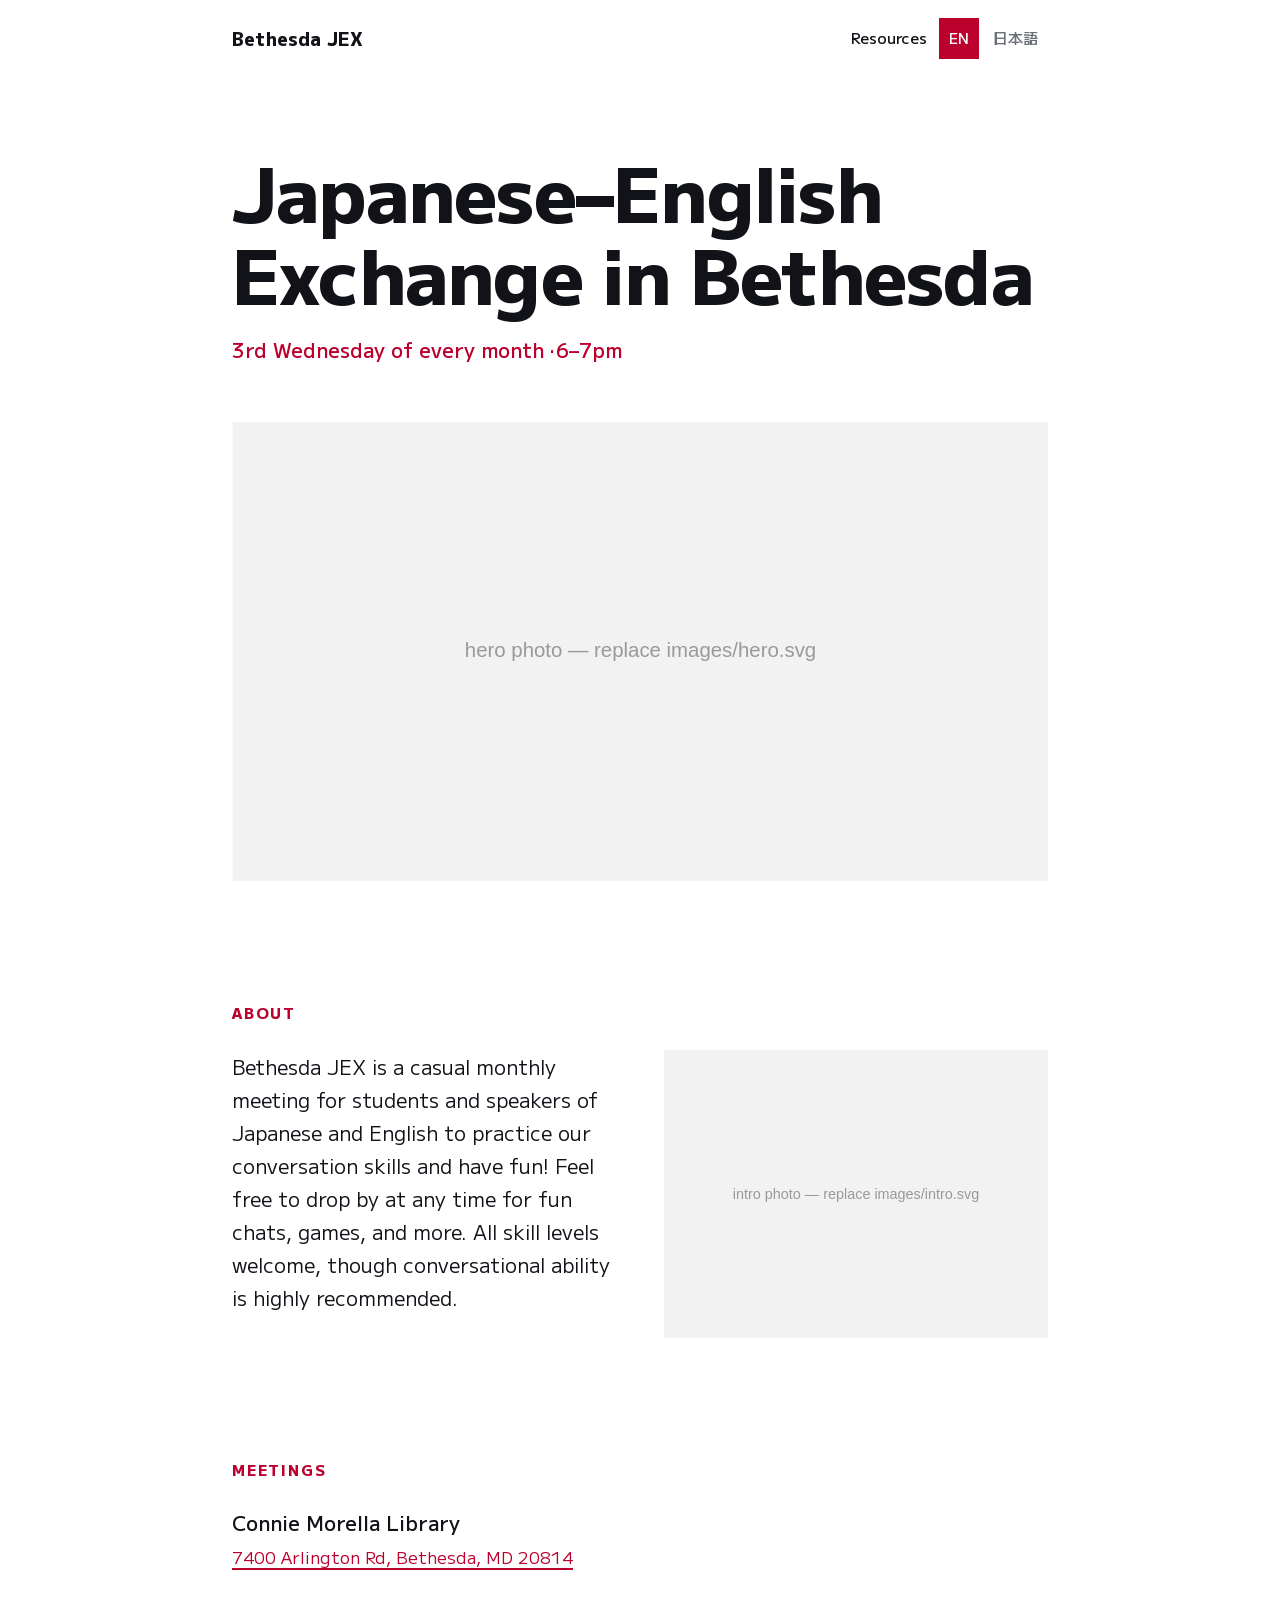
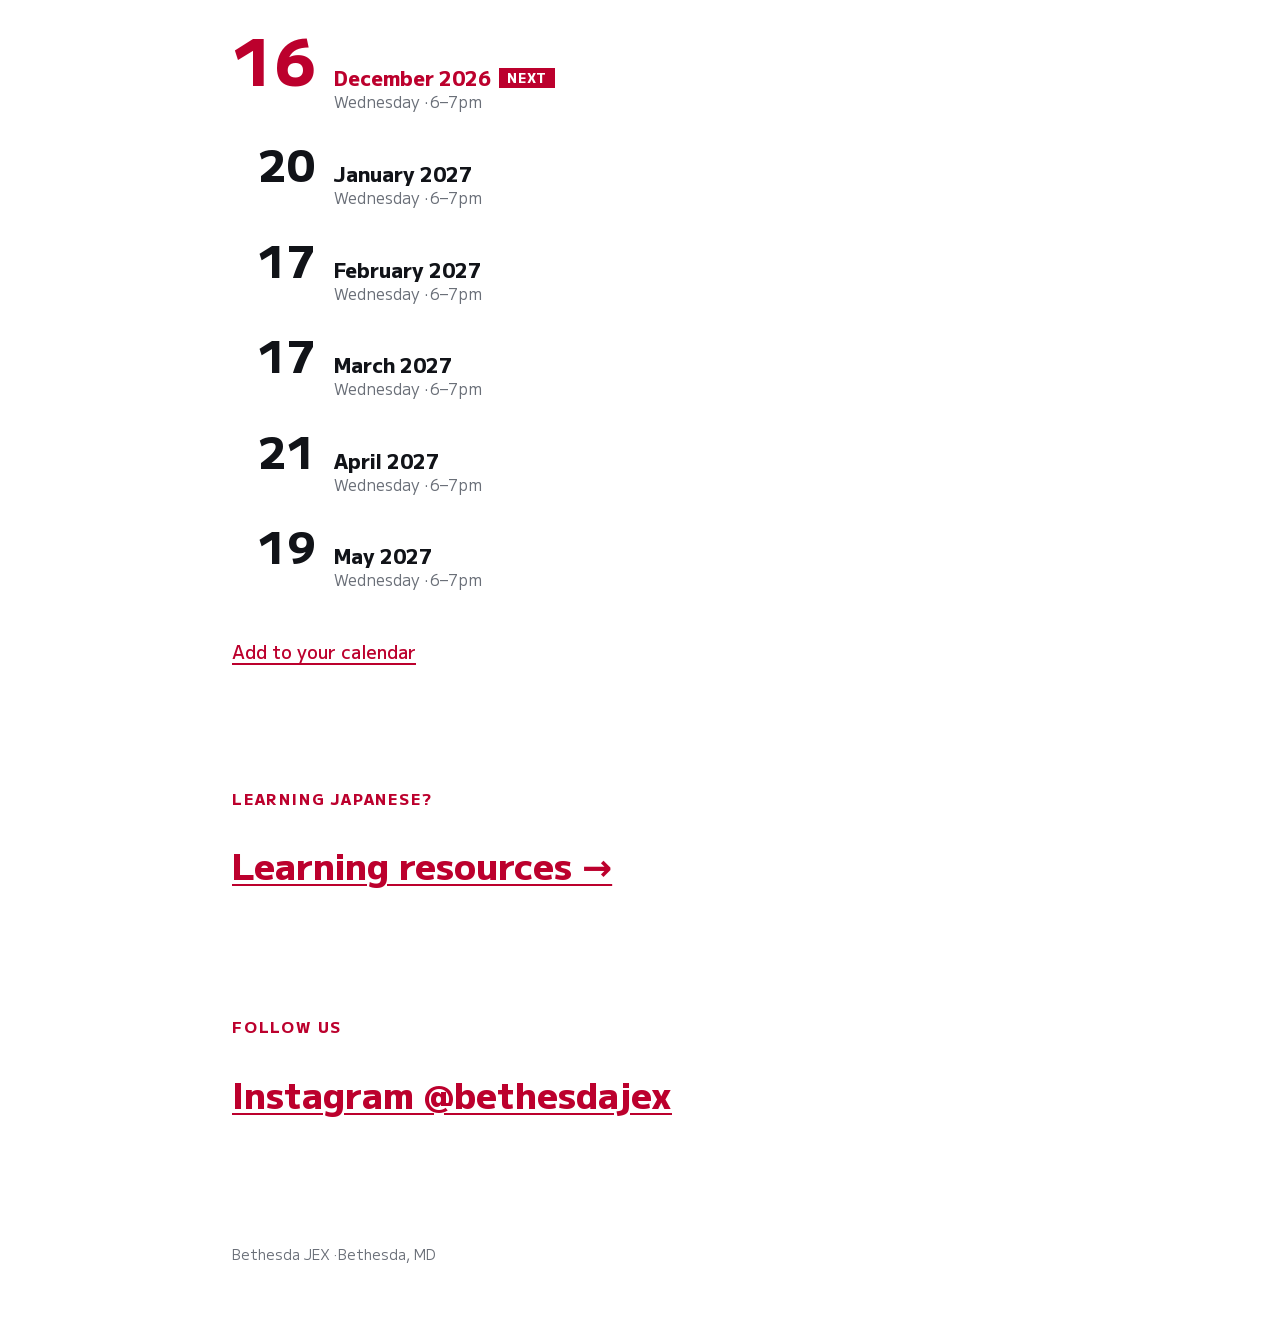
<file: index.html>
<!doctype html>
<html lang="en">
<head>
  <meta charset="utf-8">
  <meta name="viewport" content="width=device-width, initial-scale=1">
  <title>Bethesda JEX</title>
  <meta name="description" content="Japanese–English language exchange in Bethesda, MD. 3rd Wednesday of every month at the Connie Morella Library.">

  <!-- Pick the language before the page draws, so it doesn't flash both. -->
  <script>
    (function () {
      var lang;
      try { lang = localStorage.getItem("lang"); } catch (e) {}
      if (lang !== "en" && lang !== "ja") {
        lang = (navigator.language || "").toLowerCase().indexOf("ja") === 0 ? "ja" : "en";
      }
      document.documentElement.setAttribute("data-lang", lang);
      document.documentElement.lang = lang;
    })();
  </script>

  <link rel="preconnect" href="https://fonts.googleapis.com">
  <link rel="preconnect" href="https://fonts.gstatic.com" crossorigin>
  <link href="https://fonts.googleapis.com/css2?family=M+PLUS+1:wght@400;500;800&display=swap" rel="stylesheet">
  <link rel="stylesheet" href="style.css">
</head>
<body>

  <header class="top">
    <a class="wordmark" href="/">Bethesda JEX</a>
    <a class="top-link" href="resources.html">
      <span lang="en">Resources</span>
      <span lang="ja">学習リソース</span>
    </a>
    <nav class="lang-toggle" aria-label="Language">
      <button type="button" data-set-lang="en">EN</button>
      <button type="button" data-set-lang="ja">日本語</button>
    </nav>
  </header>

  <main>

    <!-- ===== Hero ===== -->
    <section class="hero">
      <h1>
        <span lang="en">Japanese–English<br>Exchange in Bethesda</span>
        <span lang="ja">ベセスダ<br>日英会話サークル</span>
      </h1>
      <p class="hero-when">
        <span lang="en">3rd Wednesday of every month · <span class="nowrap">6–7pm</span></span>
        <span lang="ja">毎月第3水曜日・午後6時〜7時</span>
      </p>
      <img class="hero-img" src="images/hero.svg" alt="">
    </section>

    <!-- ===== Intro ===== -->
    <section class="intro" id="about">
      <h2 class="label">
        <span lang="en">About</span>
        <span lang="ja">サークルについて</span>
      </h2>
      <div class="intro-body">
        <div class="intro-text">
          <p lang="en">Bethesda JEX is a casual monthly meeting for students and speakers of Japanese and English to practice our conversation skills and have fun! Feel free to drop by at any time for fun chats, games, and more. All skill levels welcome, though conversational ability is highly recommended. </p>
          <p lang="ja">ベセスダ日英会話サークルは、日本語や英語を勉強している人とネイティブスピーカーが楽しく会話力を伸ばせる場です！カジュアルな会話やゲームなどで一緒に練習しましょう。</p>
        </div>
        <img class="intro-img" src="images/intro.svg" alt="">
      </div>
    </section>

    <!-- ===== Meetings ===== -->
    <section class="meetings" id="meetings">
      <h2 class="label">
        <span lang="en">Meetings</span>
        <span lang="ja">開催日</span>
      </h2>

      <p class="where">
        <span lang="en">Connie Morella Library</span>
        <span lang="ja">コニー・モレラ図書館</span>
        <br>
        <a href="https://maps.google.com/?q=Connie+Morella+Library,+7400+Arlington+Rd,+Bethesda,+MD+20814" target="_blank" rel="noopener">7400 Arlington Rd, Bethesda, MD 20814</a>
      </p>

      <!-- Filled in by script.js. -->
      <ol class="dates" id="dates"></ol>

      <noscript>
        <p>Every 3rd Wednesday, 6–7pm. / 毎月第3水曜日、午後6時〜7時。</p>
      </noscript>

      <p class="add-cal">
        <a href="events.ics" download>
          <span lang="en">Add to your calendar</span>
          <span lang="ja">カレンダーに追加</span>
        </a>
      </p>
    </section>

    <!-- ===== Resources ===== -->
    <section class="resources-link">
      <h2 class="label">
        <span lang="en">Learning Japanese?</span>
        <span lang="ja">日本語を勉強中？</span>
      </h2>
      <a class="big-link" href="resources.html">
        <span lang="en">Learning resources →</span>
        <span lang="ja">学習リソース →</span>
      </a>
    </section>

    <!-- ===== Social ===== -->
    <section class="social" id="social">
      <h2 class="label">
        <span lang="en">Follow us</span>
        <span lang="ja">フォローしてね！</span>
      </h2>
      <a class="big-link" href="https://www.instagram.com/bethesdajex/" target="_blank" rel="noopener">Instagram @bethesdajex</a>
    </section>

  </main>

  <footer class="bottom">
    <p>Bethesda JEX · Bethesda, MD</p>
  </footer>

  <script src="script.js"></script>
</body>
</html>
</file>
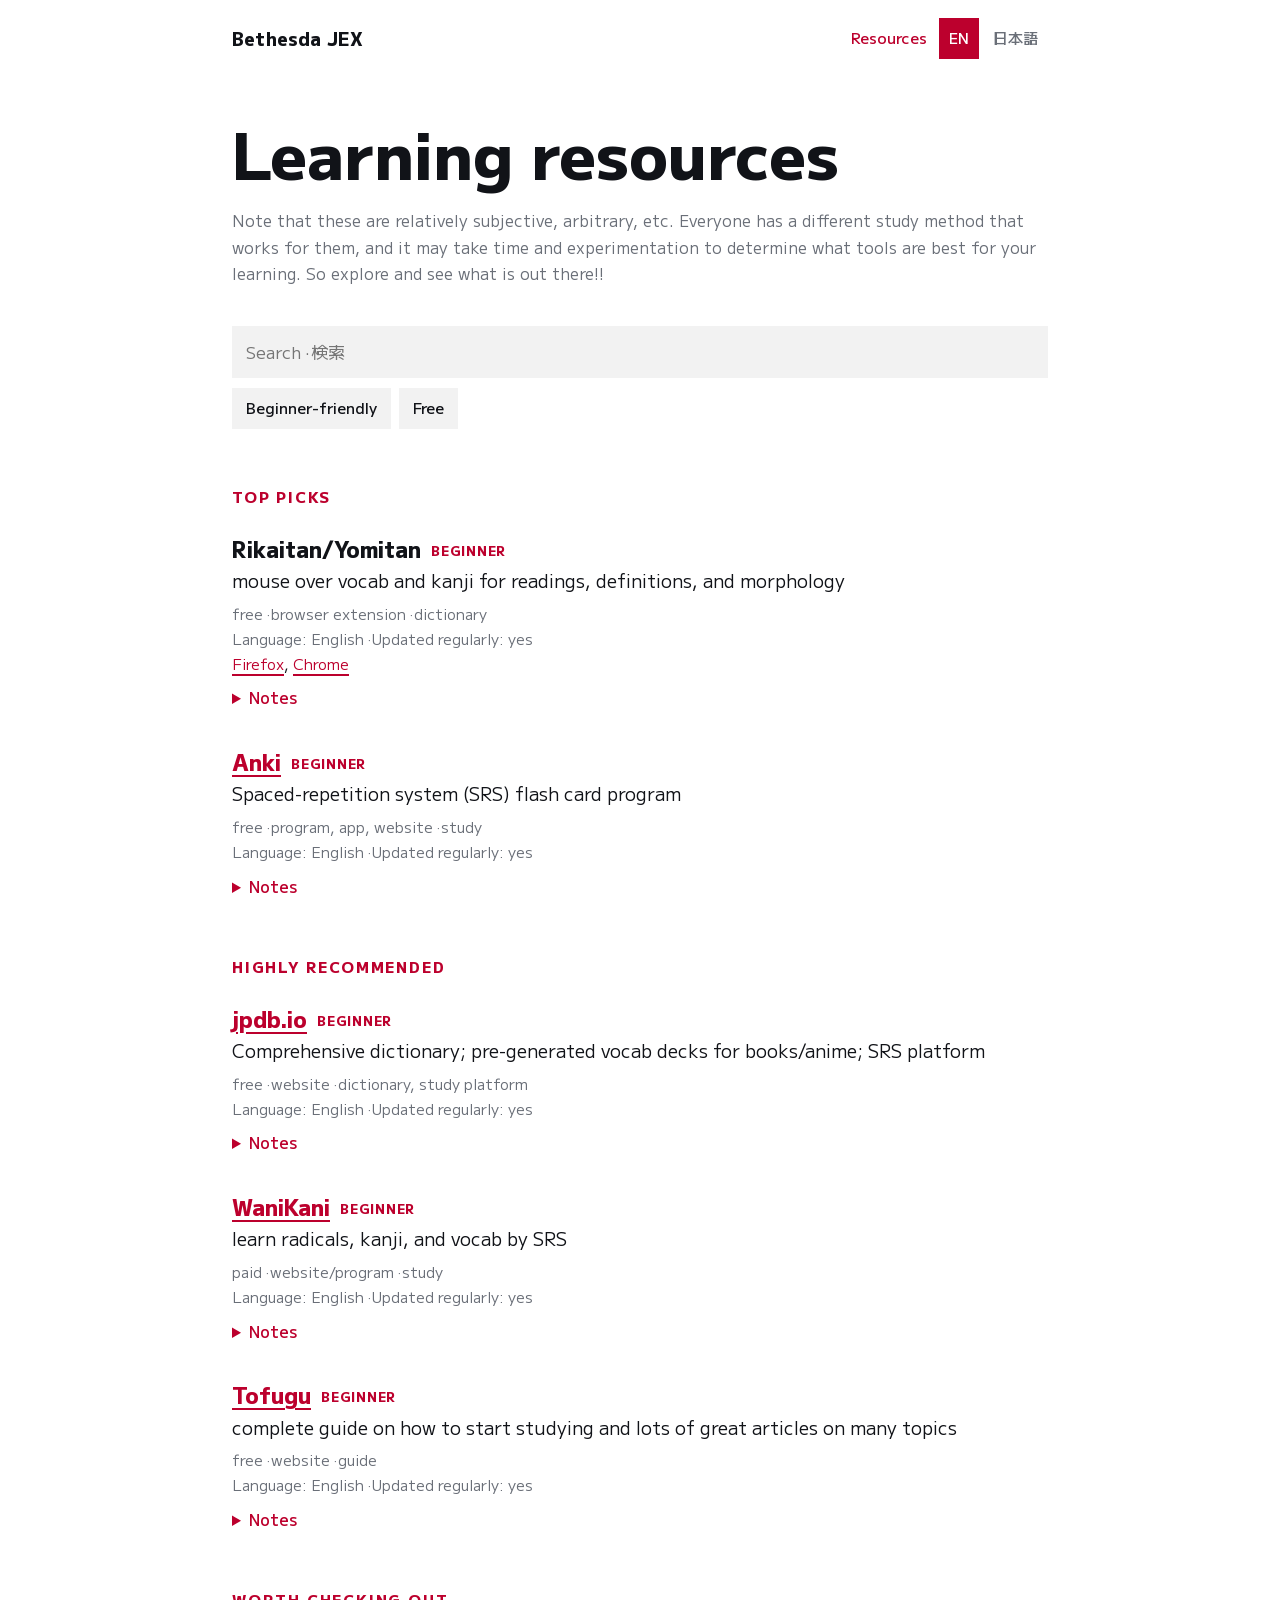
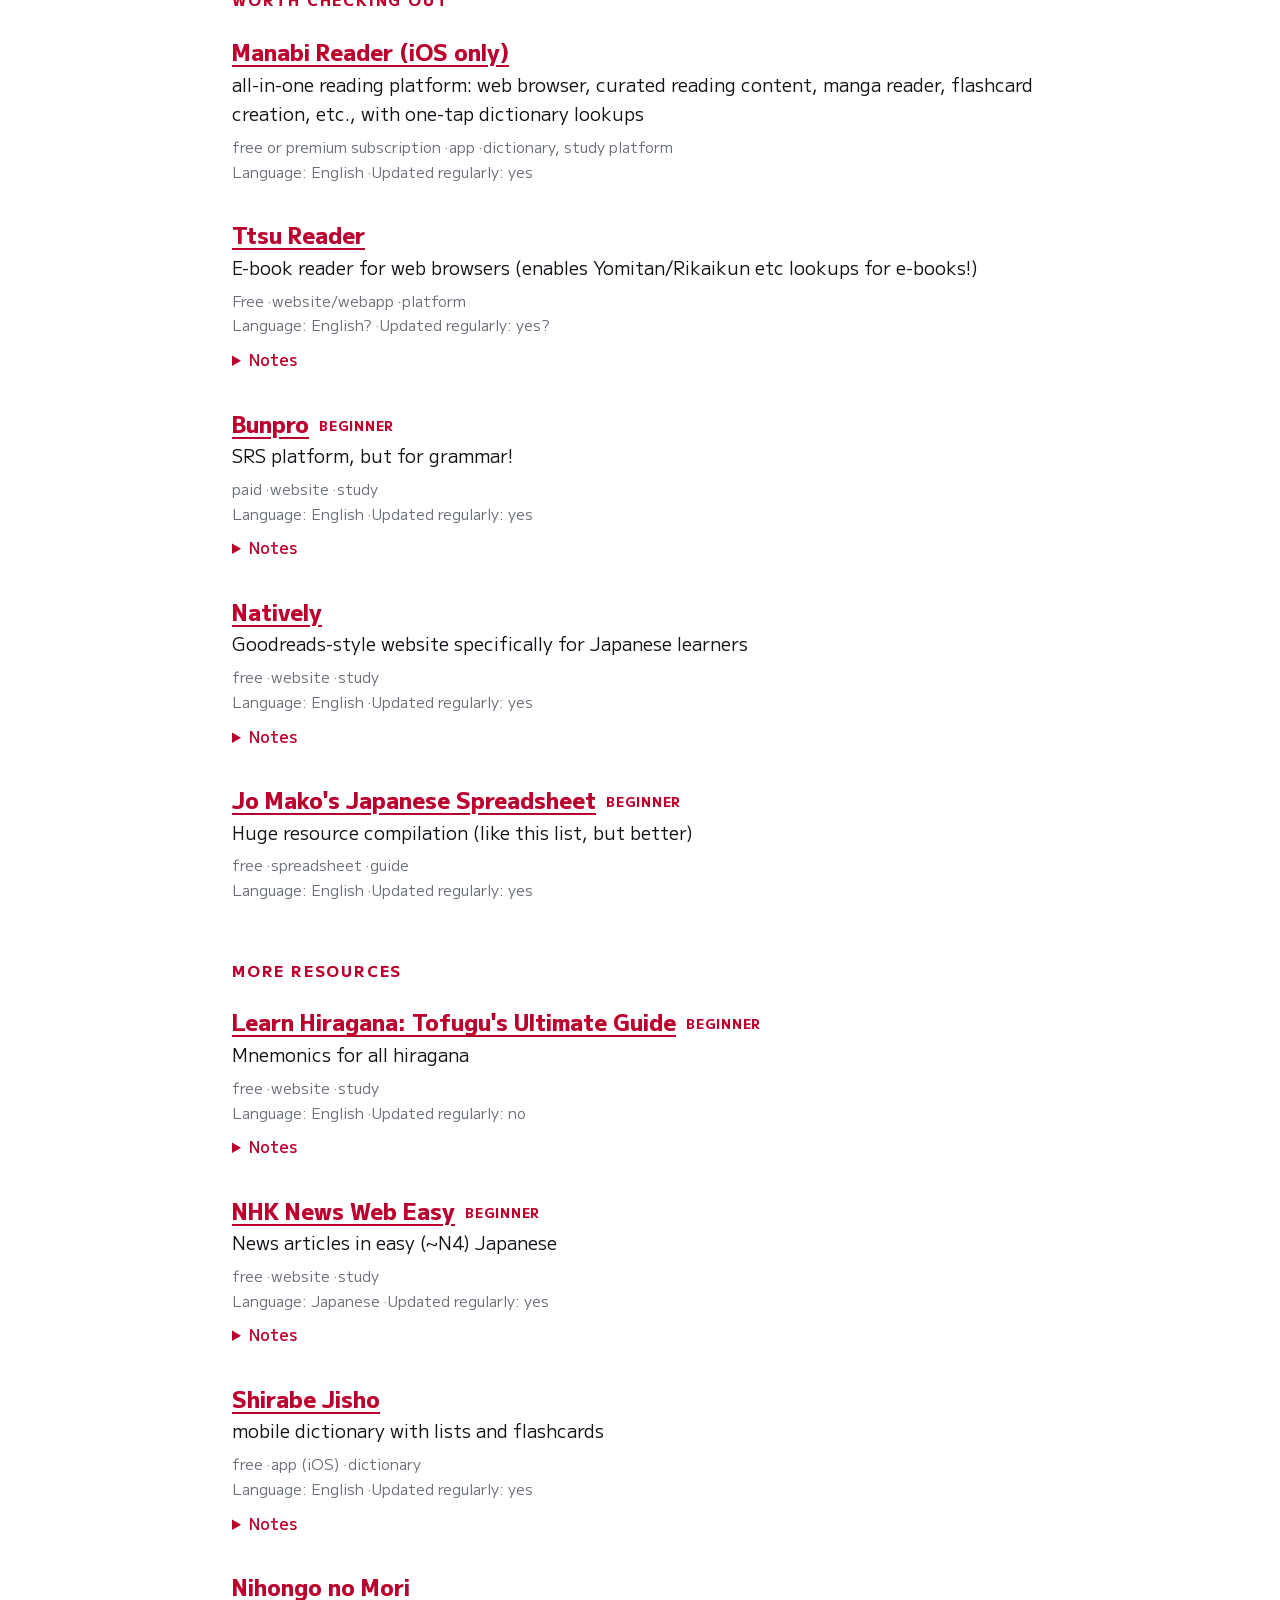
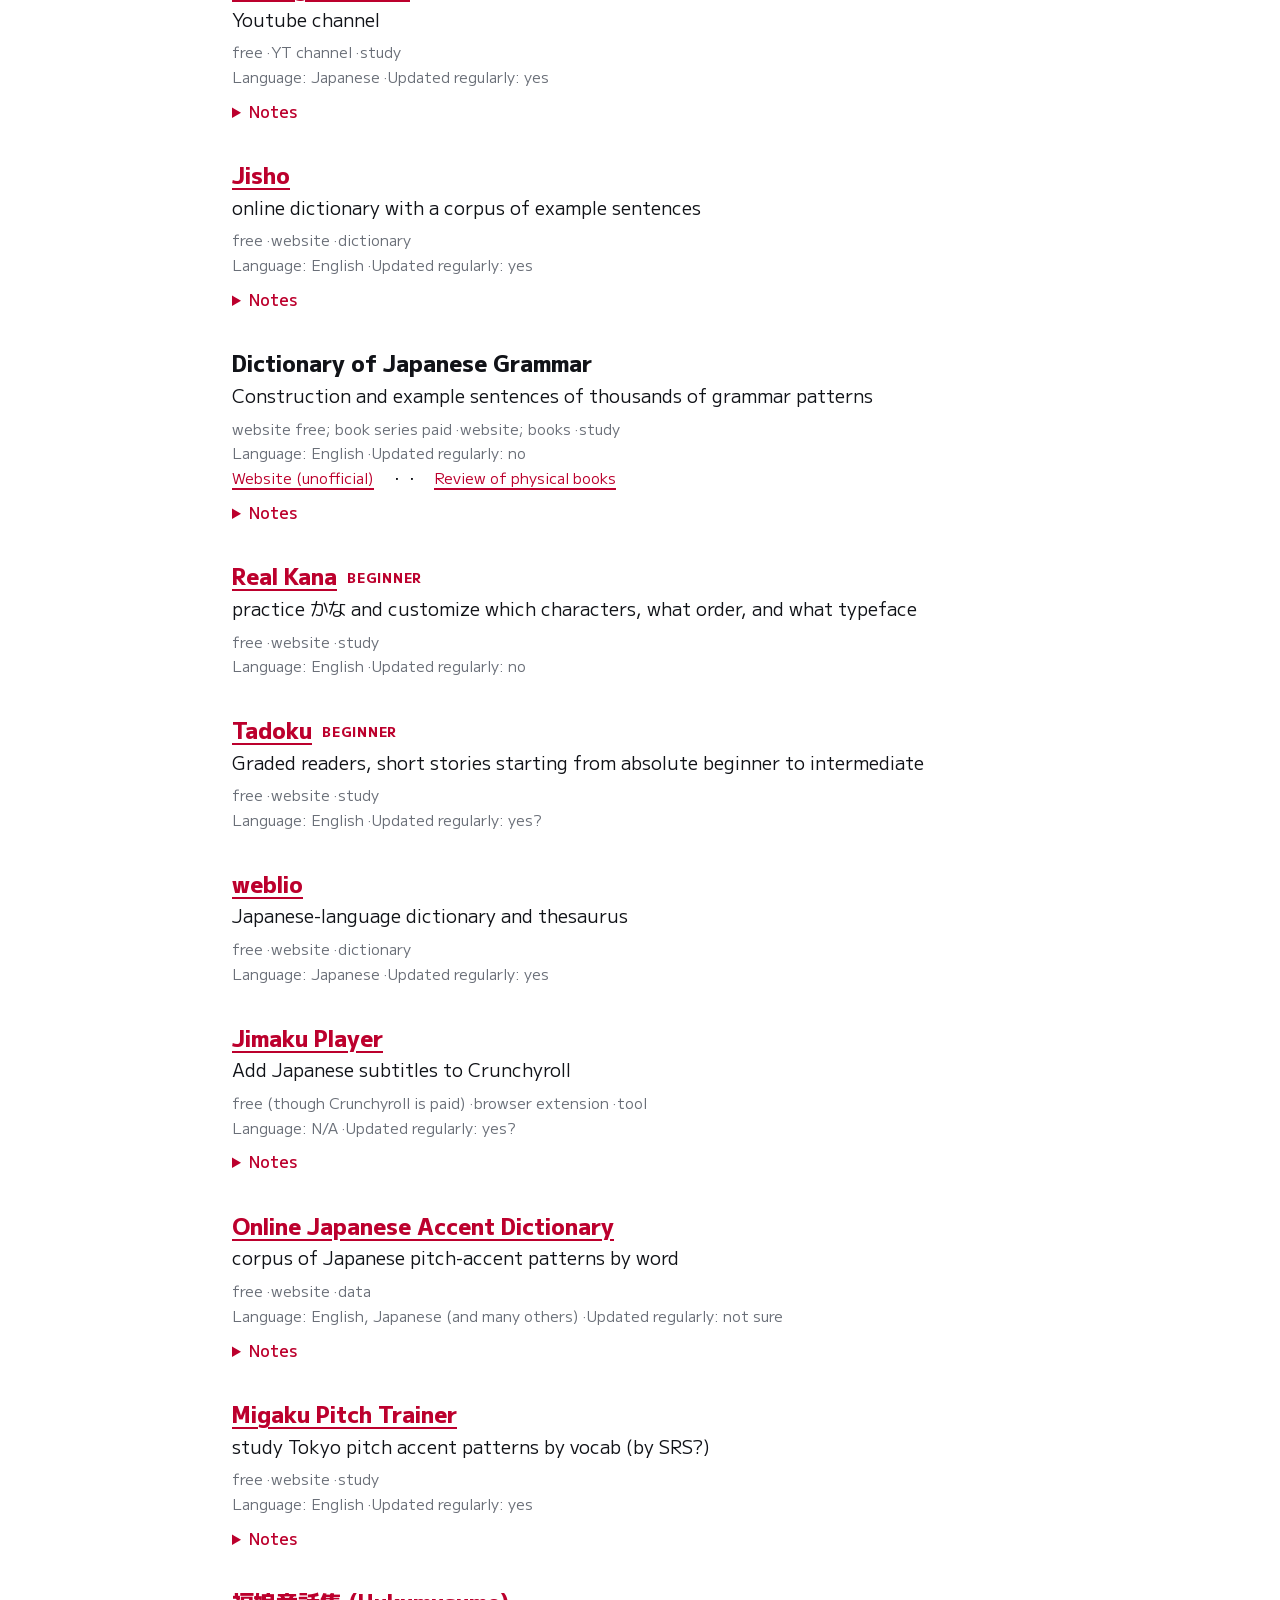
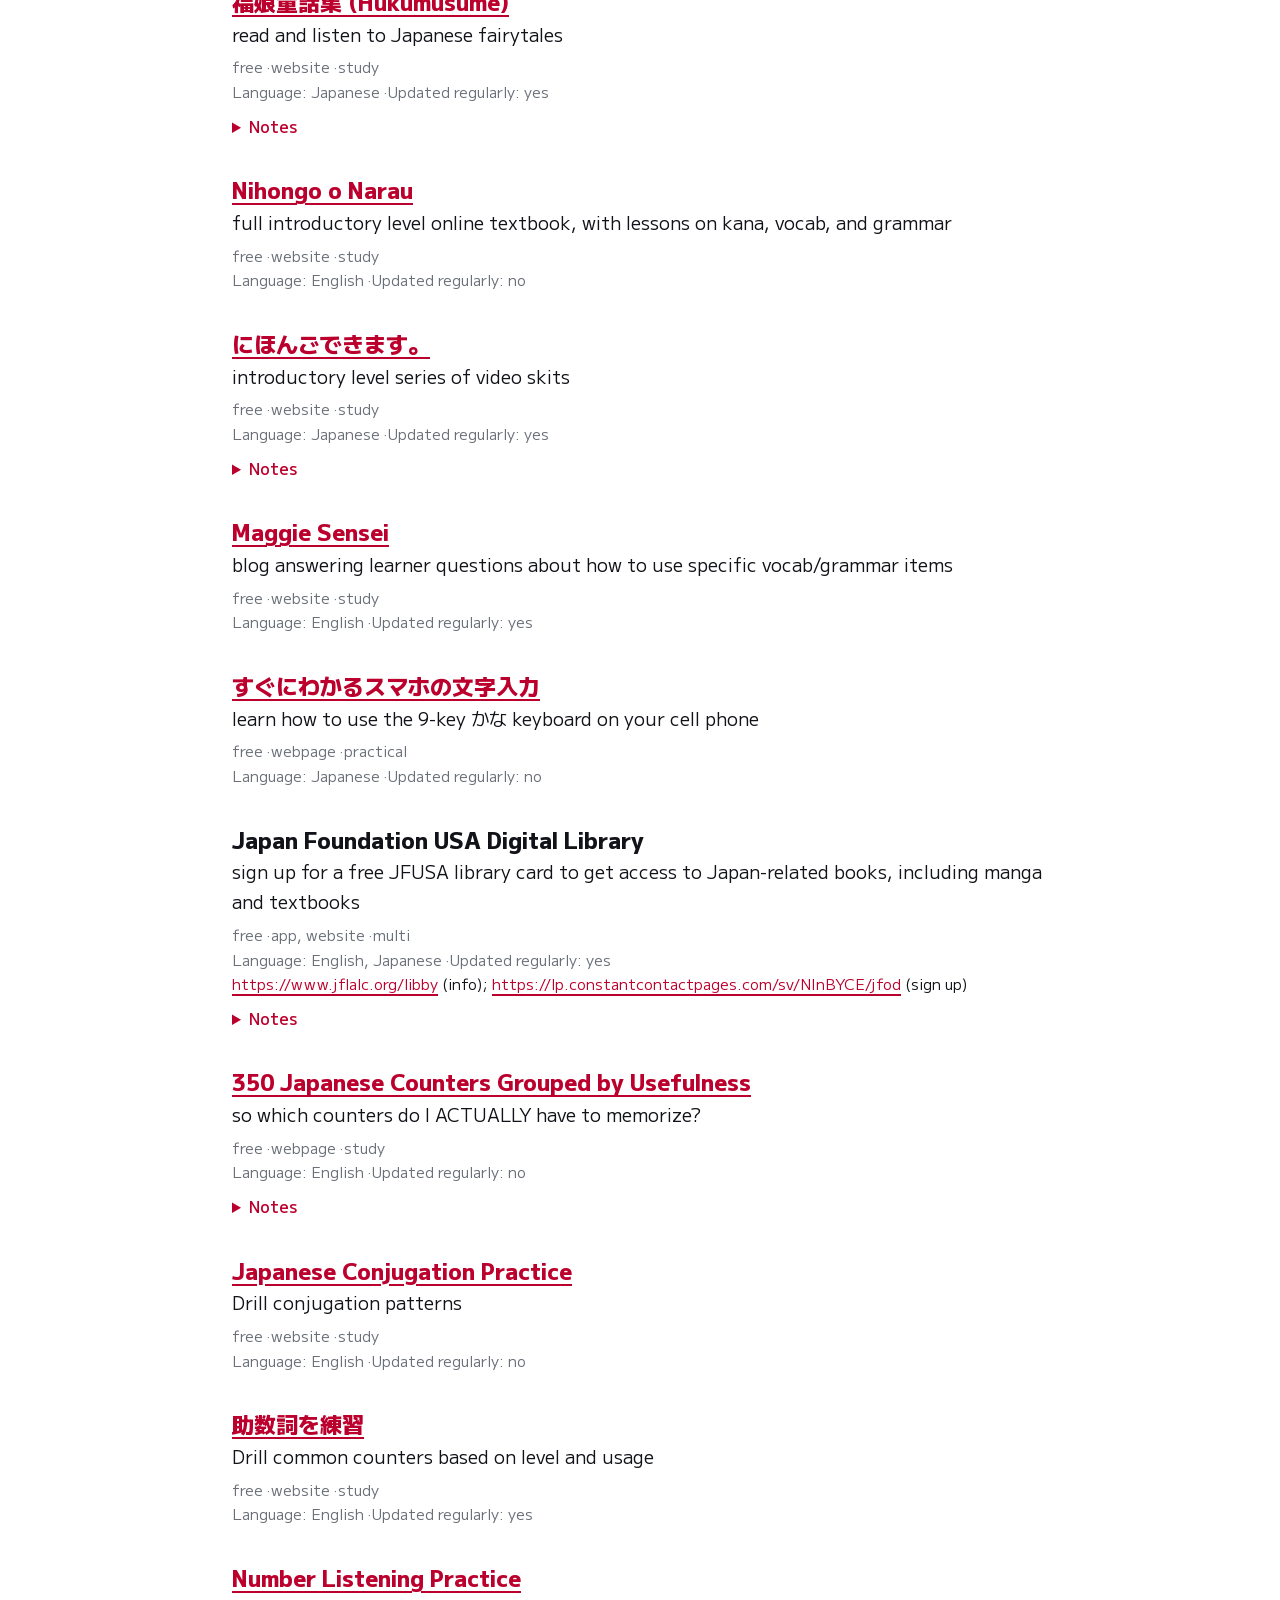
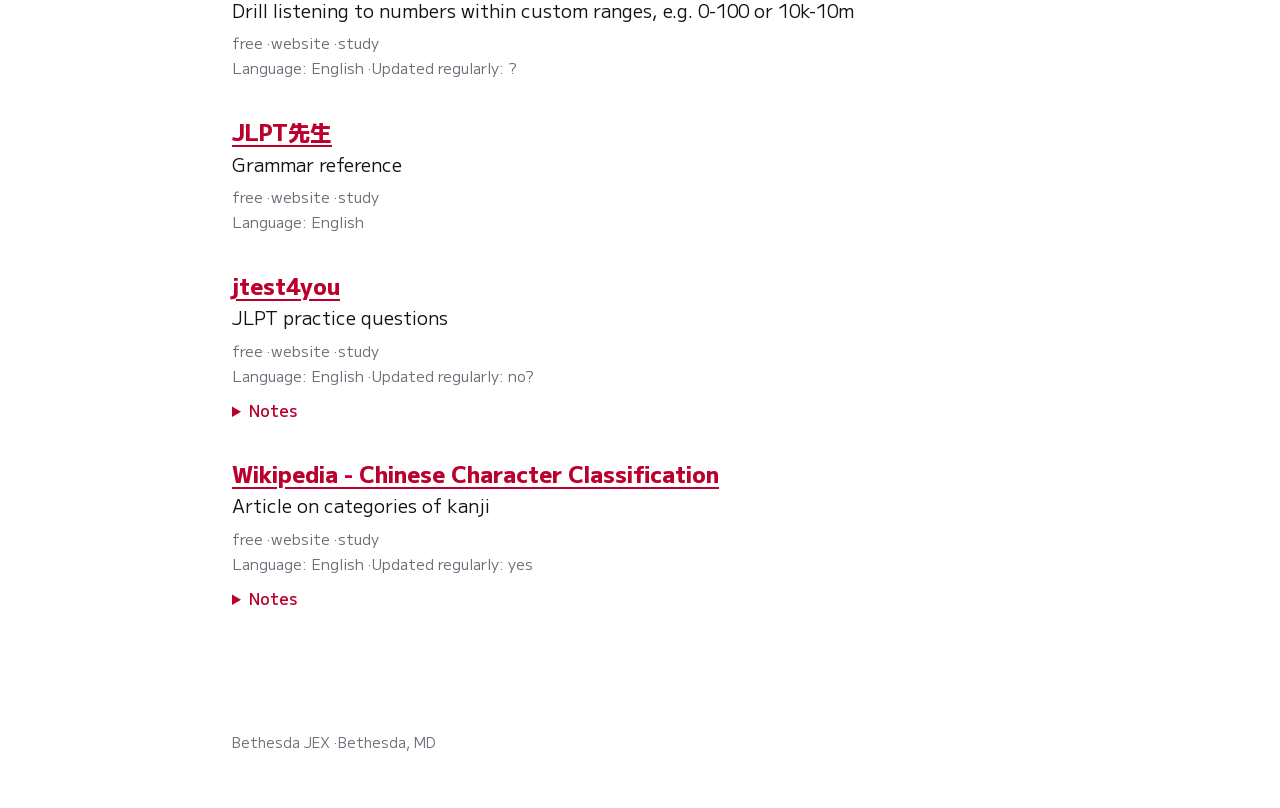
<file: resources.html>
<!doctype html>
<html lang="en">
<head>
  <meta charset="utf-8">
  <meta name="viewport" content="width=device-width, initial-scale=1">
  <title>Learning Resources · Bethesda JEX</title>
  <meta name="description" content="A list of resources for learning Japanese, from Bethesda JEX.">

  <script>
    (function () {
      var lang;
      try { lang = localStorage.getItem("lang"); } catch (e) {}
      if (lang !== "en" && lang !== "ja") {
        lang = (navigator.language || "").toLowerCase().indexOf("ja") === 0 ? "ja" : "en";
      }
      document.documentElement.setAttribute("data-lang", lang);
      document.documentElement.lang = lang;
    })();
  </script>

  <link rel="preconnect" href="https://fonts.googleapis.com">
  <link rel="preconnect" href="https://fonts.gstatic.com" crossorigin>
  <link href="https://fonts.googleapis.com/css2?family=M+PLUS+1:wght@400;500;800&display=swap" rel="stylesheet">
  <link rel="stylesheet" href="style.css">
</head>
<body>

  <header class="top">
    <a class="wordmark" href="/">Bethesda JEX</a>
    <a class="top-link" href="resources.html" aria-current="page">
      <span lang="en">Resources</span>
      <span lang="ja">学習リソース</span>
    </a>
    <nav class="lang-toggle" aria-label="Language">
      <button type="button" data-set-lang="en">EN</button>
      <button type="button" data-set-lang="ja">日本語</button>
    </nav>
  </header>

  <main>

    <section class="page-head">
      <h1>
        <span lang="en">Learning resources</span>
        <span lang="ja">学習リソース</span>
      </h1>
      <p lang="en">Note that these are relatively subjective, arbitrary, etc. Everyone has a different study method that works for them, and it may take time and experimentation to determine what tools are best for your learning. So explore and see what is out there!!</p>
      <p lang="ja">日本語の勉強のためのリソースですー</p>
    </section>

    <div class="filters">
      <input type="search" id="res-search" autocomplete="off"
             placeholder="Search · 検索" aria-label="Search">
      <div class="filter-buttons">
        <button type="button" data-filter="beginner" aria-pressed="false">
          <span lang="en">Beginner-friendly</span>
          <span lang="ja">初心者向け</span>
        </button>
        <button type="button" data-filter="free" aria-pressed="false">
          <span lang="en">Free</span>
          <span lang="ja">無料</span>
        </button>
      </div>
    </div>

    <!-- Filled in by resources.js from resources.json. -->
    <div id="resources"></div>

    <noscript>
      <p>This list needs JavaScript. / このリストにはJavaScriptが必要です。</p>
    </noscript>

  </main>

  <footer class="bottom">
    <p>Bethesda JEX · Bethesda, MD</p>
  </footer>

  <script src="script.js"></script>
  <script src="resources.js"></script>
</body>
</html>
</file>
<file: style.css>
:root {
  --paper: #ffffff;
  --ink: #111318;
  --muted: #6a6f78;
  --accent: #bc002d;
  --wash: #f2f2f2;

  --gutter: 20px;
  --max: 880px;
}

* { box-sizing: border-box; }

html {
  -webkit-text-size-adjust: 100%;
}

body {
  margin: 0;
  background: var(--paper);
  color: var(--ink);
  font-family: "M PLUS 1", "Hiragino Sans", "Yu Gothic", system-ui, sans-serif;
  font-size: 18px;
  line-height: 1.65;
}

/* Language toggle: hide whichever language isn't selected. */
html[data-lang="en"] body [lang="ja"],
html[data-lang="ja"] body [lang="en"] {
  display: none;
}

img {
  display: block;
  max-width: 100%;
  height: auto;
}

a {
  color: var(--accent);
  text-decoration-thickness: 2px;
  text-underline-offset: 4px;
}

a:hover {
  color: var(--ink);
}

main,
.top,
.bottom {
  max-width: var(--max);
  margin: 0 auto;
  padding: 0 var(--gutter);
}

/* ---------- Header ---------- */

.top {
  display: flex;
  align-items: center;
  justify-content: space-between;
  padding-top: 18px;
  padding-bottom: 18px;
}

.wordmark {
  color: var(--ink);
  font-weight: 800;
  font-size: 18px;
  text-decoration: none;
  letter-spacing: 0.01em;
}

.lang-toggle {
  display: flex;
  gap: 4px;
}

.lang-toggle button {
  font: inherit;
  font-size: 15px;
  font-weight: 500;
  color: var(--muted);
  background: none;
  border: 0;
  padding: 8px 10px;
  cursor: pointer;
}

.lang-toggle button[aria-pressed="true"] {
  color: var(--paper);
  background: var(--accent);
}

/* ---------- Hero ---------- */

.hero {
  padding-top: 40px;
}

.hero h1 {
  margin: 0;
  font-size: clamp(34px, 9vw, 76px);
  font-weight: 800;
  line-height: 1.08;
  letter-spacing: -0.01em;
}

.hero-when {
  margin: 20px 0 0;
  font-size: 20px;
  font-weight: 500;
  color: var(--accent);
}

.hero-img {
  width: calc(100% + 2 * var(--gutter));
  max-width: none;
  margin: 40px calc(-1 * var(--gutter)) 0;
  aspect-ratio: 3 / 2;
  object-fit: cover;
}

/* ---------- Sections ---------- */

section + section {
  margin-top: 88px;
}

.label {
  margin: 0 0 24px;
  font-size: 15px;
  font-weight: 800;
  letter-spacing: 0.12em;
  text-transform: uppercase;
  color: var(--accent);
}

/* ---------- Intro ---------- */

.intro-body {
  display: grid;
  gap: 32px;
}

.intro-text p {
  margin: 0 0 1em;
  font-size: 20px;
}

.intro-img {
  width: 100%;
  aspect-ratio: 4 / 3;
  object-fit: cover;
}

/* ---------- Meetings ---------- */

.where {
  margin: 0 0 40px;
  font-size: 20px;
  font-weight: 500;
}

.where a {
  font-weight: 400;
  font-size: 17px;
}

.dates {
  list-style: none;
  margin: 0;
  padding: 0;
}

.date {
  display: grid;
  grid-template-columns: 84px 1fr;
  column-gap: 18px;
  align-items: baseline;
  padding: 14px 0;
}

.date-day {
  white-space: nowrap;
  font-size: 44px;
  font-weight: 800;
  line-height: 1;
  text-align: right;
  font-variant-numeric: tabular-nums;
}

.date-meta {
  line-height: 1.35;
}

.date-month {
  font-weight: 800;
  font-size: 20px;
}

.date-time {
  color: var(--muted);
  font-size: 16px;
}

.date.is-next .date-day,
.date.is-next .date-month {
  color: var(--accent);
}

.date.is-next .date-day {
  font-size: 64px;
}

.next-tag {
  display: inline-block;
  margin-left: 8px;
  padding: 1px 8px;
  font-size: 13px;
  font-weight: 800;
  letter-spacing: 0.06em;
  color: var(--paper);
  background: var(--accent);
  vertical-align: 3px;
}

.date.is-cancelled .date-day,
.date.is-cancelled .date-month {
  color: var(--muted);
  text-decoration: line-through;
  text-decoration-thickness: 3px;
}

.add-cal {
  margin: 32px 0 0;
  font-weight: 500;
}

/* ---------- Social ---------- */

.big-link {
  font-size: clamp(24px, 6vw, 36px);
  font-weight: 800;
  word-break: break-word;
}

/* ---------- Footer ---------- */

.bottom {
  margin-top: 120px;
  padding-bottom: 40px;
  font-size: 14px;
  color: var(--muted);
}

/* ---------- Wider screens ---------- */

@media (min-width: 720px) {
  :root { --gutter: 32px; }

  .hero { padding-top: 72px; }

  .hero-img {
    width: 100%;
    margin: 56px 0 0;
    aspect-ratio: 16 / 9;
  }

  .intro-body {
    grid-template-columns: 1fr 1fr;
    gap: 48px;
    align-items: start;
  }

  section + section { margin-top: 120px; }
}

.nowrap { white-space: nowrap; }

/* ---------- Header link ---------- */

.top { gap: 12px; }

.top-link {
  margin-left: auto;
  font-size: 15px;
  font-weight: 500;
  color: var(--ink);
  text-decoration: none;
}

.top-link[aria-current="page"] {
  color: var(--accent);
}

/* ---------- Resources page ---------- */

.page-head {
  padding-top: 40px;
}

.page-head h1 {
  margin: 0 0 20px;
  font-size: clamp(34px, 9vw, 64px);
  font-weight: 800;
  line-height: 1.1;
}

.page-head p {
  margin: 0;
  color: var(--muted);
  font-size: 16px;
}

.filters {
  margin: 40px 0 16px;
  display: flex;
  flex-wrap: wrap;
  gap: 10px;
}

.filters input {
  flex: 1 1 100%;
  font: inherit;
  font-size: 17px;
  padding: 12px 14px;
  border: 0;
  border-radius: 0;
  background: var(--wash);
  color: var(--ink);
  -webkit-appearance: none;
  appearance: none;
}

.filters input:focus {
  outline: 2px solid var(--accent);
  outline-offset: 0;
}

.filter-buttons {
  display: flex;
  gap: 8px;
}

.filter-buttons button {
  font: inherit;
  font-size: 15px;
  font-weight: 500;
  padding: 8px 14px;
  border: 0;
  border-radius: 0;
  background: var(--wash);
  color: var(--ink);
  cursor: pointer;
}

.filter-buttons button[aria-pressed="true"] {
  background: var(--accent);
  color: var(--paper);
}

.res-group {
  margin-top: 56px;
}

.res + .res {
  margin-top: 36px;
}

.res-name {
  margin: 0 0 4px;
  font-size: 22px;
  font-weight: 800;
  line-height: 1.3;
}

.res-tag {
  margin-left: 10px;
  font-size: 13px;
  font-weight: 800;
  letter-spacing: 0.06em;
  text-transform: uppercase;
  color: var(--accent);
  vertical-align: 2px;
  white-space: nowrap;
}

.res-desc {
  margin: 0 0 6px;
}

.res-meta,
.res-where {
  margin: 0;
  font-size: 15px;
  color: var(--muted);
}

.res-where {
  color: var(--ink);
}

.res-notes {
  margin-top: 8px;
  font-size: 16px;
}

.res-notes summary {
  cursor: pointer;
  font-weight: 500;
  color: var(--accent);
}

.res-notes p {
  margin: 8px 0 0;
}

.res-empty {
  margin-top: 40px;
  color: var(--muted);
}

.date-unit {
  font-size: 0.45em;
  margin-left: 2px;
}

html[data-lang="ja"] .date {
  grid-template-columns: 124px 1fr;
}
</file>
